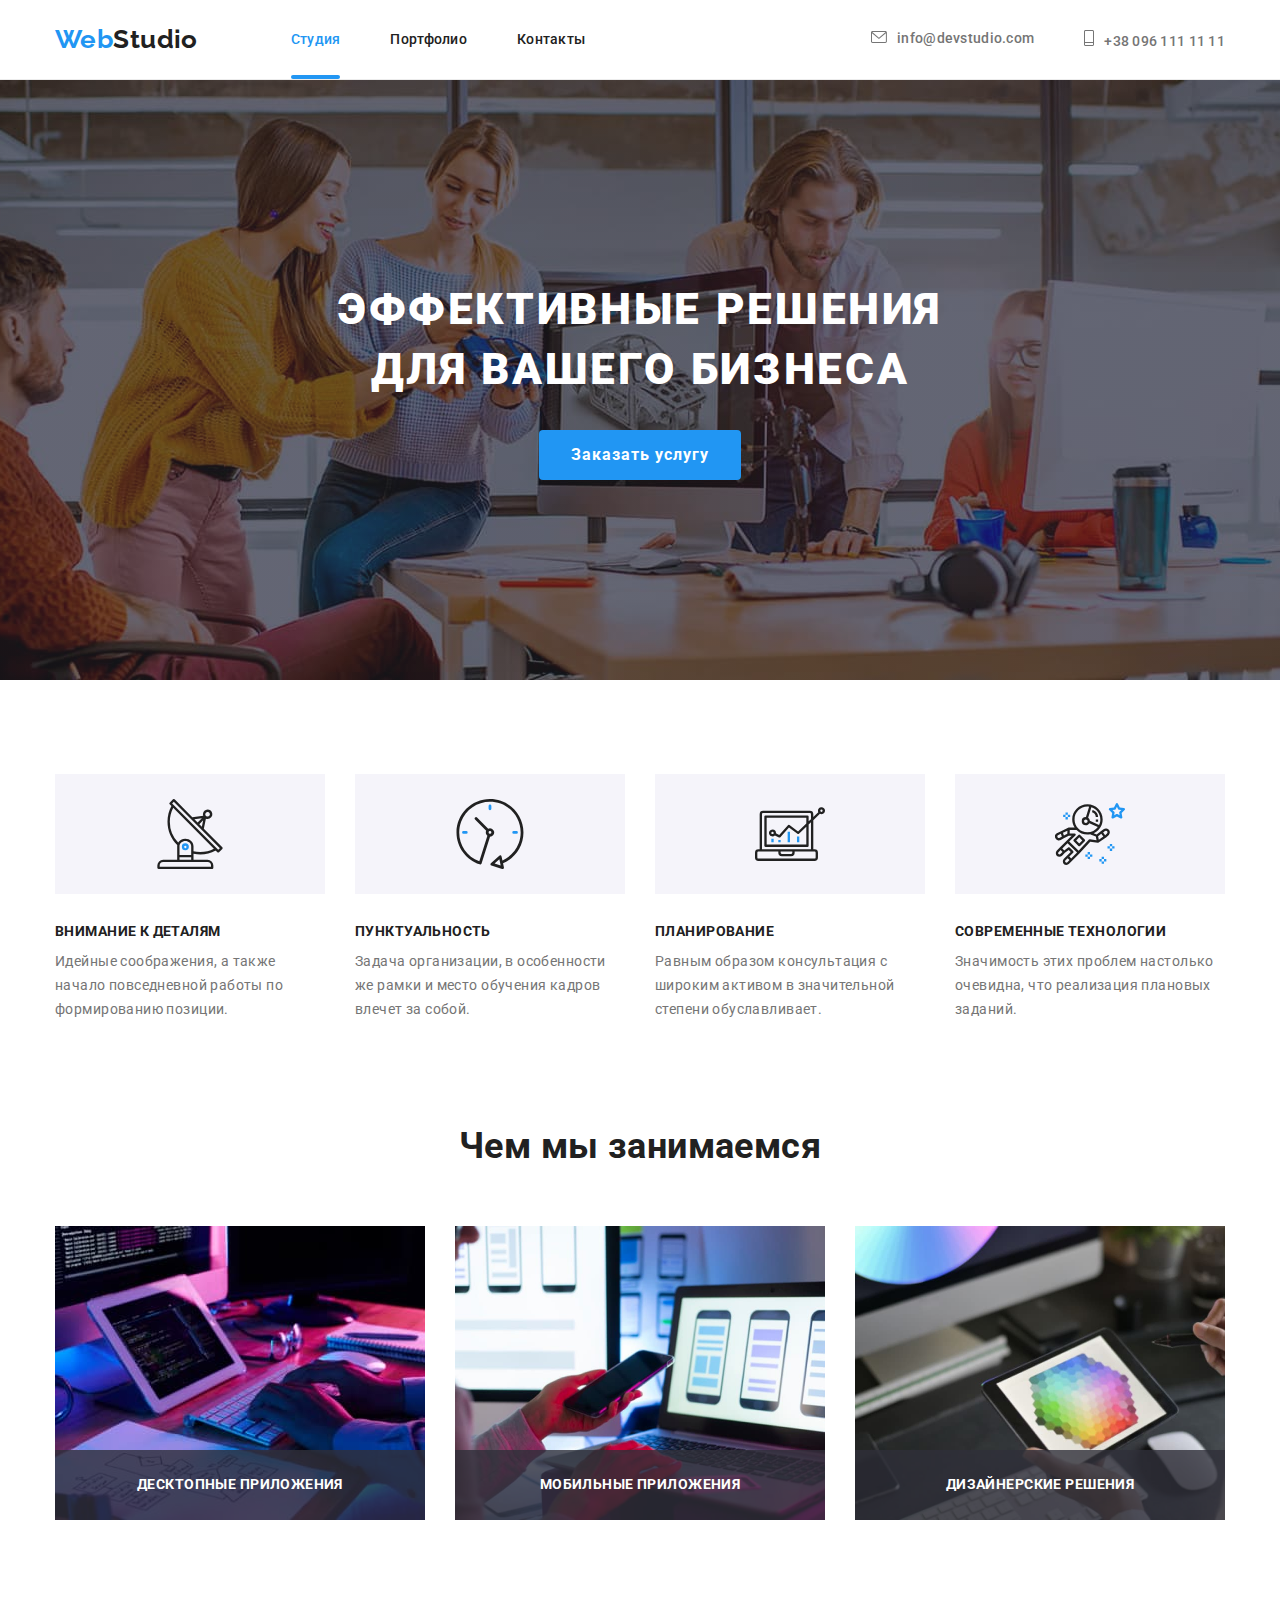
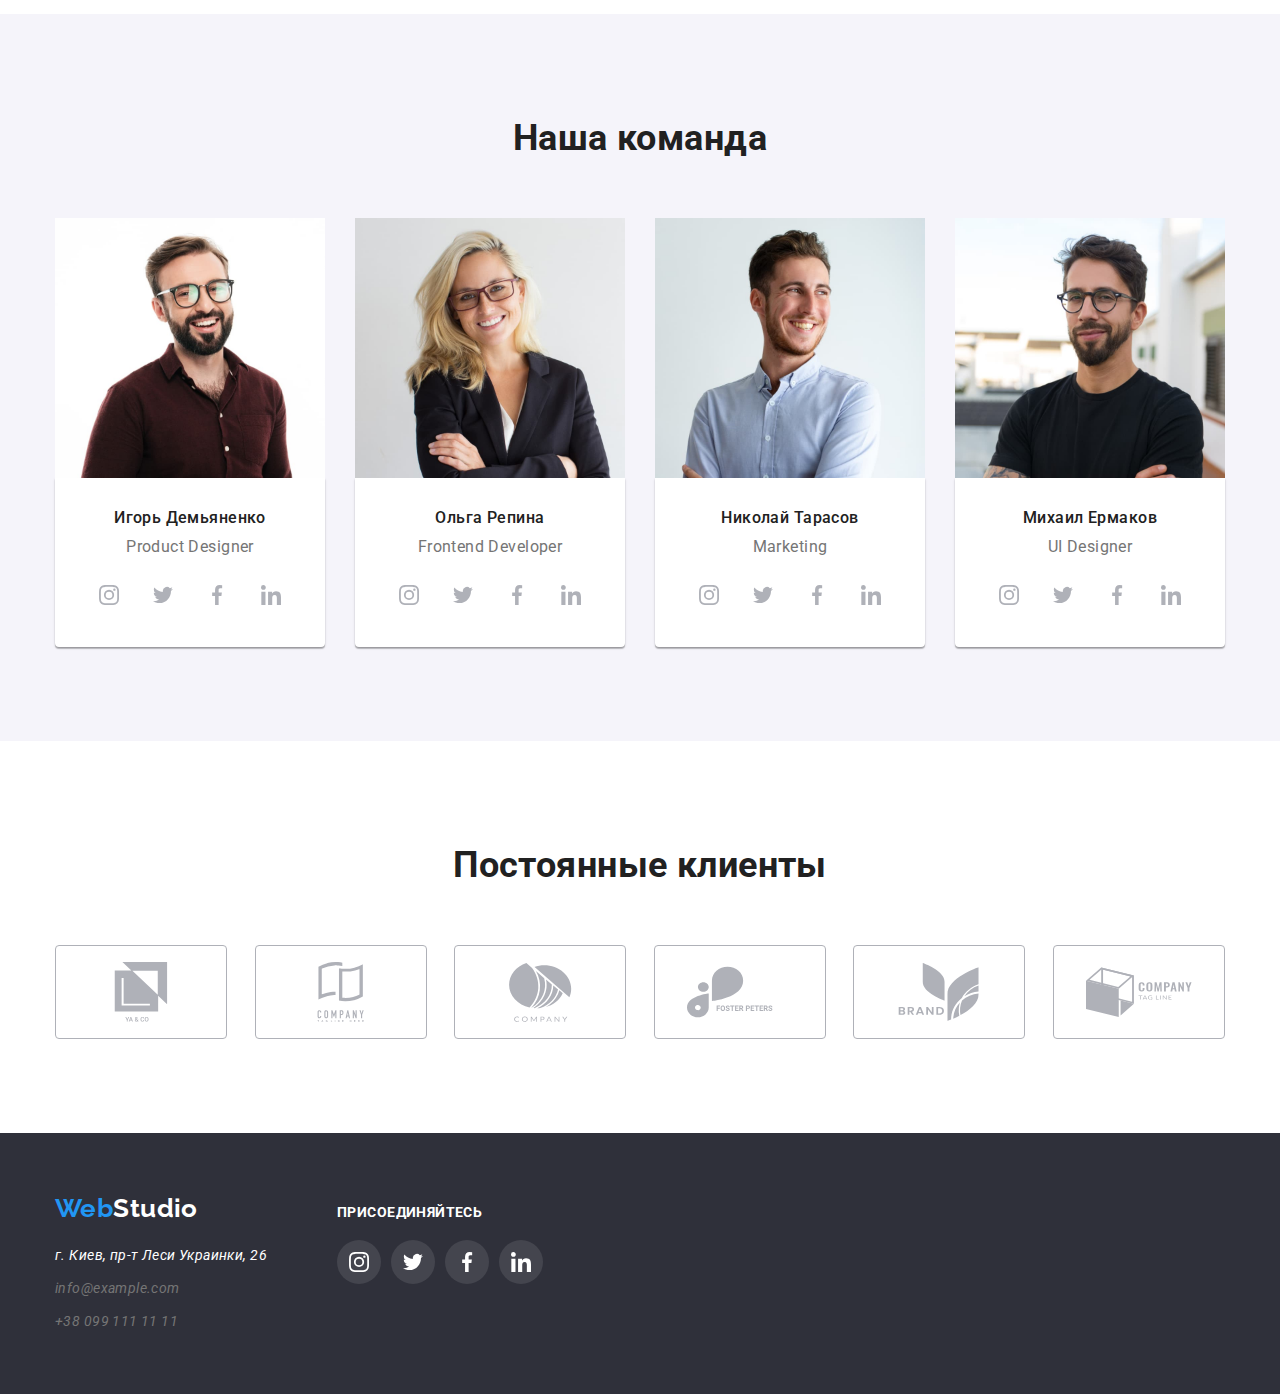
<file: index.html>
<!DOCTYPE html>
<html lang="en">

<head>
    <meta charset="UTF-8">
    <meta http-equiv="X-UA-Compatible" content="IE=edge">
    <meta name="viewport" content="width=device-width, initial-scale=1.0">
    <title>Document</title>
    <link rel="preconnect" href="https://fonts.googleapis.com">
    <link rel="preconnect" href="https://fonts.gstatic.com" crossorigin>
    <link href="https://fonts.googleapis.com/css2?family=Raleway:wght@700&family=Roboto:wght@400;500;700;900&display=swap"
        rel="stylesheet">
    <link rel="stylesheet" href="https://cdnjs.cloudflare.com/ajax/libs/modern-normalize/1.0.0/modern-normalize.min.css" />
    <link rel="stylesheet" href="./css/styles.css" />
</head>

<body>
    <!-- Заголовок сайта -->
    <header class="header">
    <div class="container page-header"> 
        <!-- Логотип посилання-->
        <a href="index.html" class="logo"> <span class="logo-blue">Web</span>Studio </a>
        <!--Навігація по сайту-->
        <!-- current підсвічує активну сторінку -->
        <nav>
            <ul class="site-nav">
                <li class="item"><a href="./index.html" class="link current">Студия</a></li>
                <li class="item"><a href="./portfolio.html" class="link">Портфолио</a></li>
                <li class="item"><a href="" class="link">Контакты</a></li>
            </ul>
        </nav>
                <!-- Контактна інформація-->
        <ul class="header-contact">
            <li class="item"><a href="mailto:info@devstudio.com" class="header-contact-link">
                <svg class="icon-envelope"><use href="./images/symbol-defs-opt.svg#icon-envelope"></use></svg>info@devstudio.com</a></li>
            <li class="item"><a href="tel:+380961111111" class="header-contact-link">
                <svg class="icon-phone">
                <use href="./images/symbol-defs-opt.svg#icon-phone"></use>
            </svg>+38 096 111 11 11</a></li>
        </ul>
        
    </div>
    </header>
        
    <main>
        <!--HERO-->
        <section class="section-hero">
            <div class="container">
            <h1 class="hero-title">Эффективные решения<br> для вашего бизнеса</h1>    
            <button type="button" class="pointer service" data-modal-open>Заказать услугу</button>          
        </div>
        </section>
        <!-- Друга секція Наші якості (заголовок треба буде заховати)-->
        <section class="section no-padding">
            <div class="container">
            <h2 class="visually-hidden">Наши качества</h2>
            <ul class=" qualities">
            <li class="list-item"><div class="no-hover"><svg class="icon-antenna"><use href="./images/symbol-defs-opt.svg#icon-antenna"></use></svg></div><h3 class="quality-item">Внимание к деталям</h3>
            <p class="quality-text">Идейные соображения, а также начало повседневной работы по формированию позиции.</p></li>
            <li class="list-item"><div class="no-hover"><svg class="icon-clock">
                    <use href="./images/symbol-defs-opt.svg#icon-clock"></use>
                </svg></div><h3 class="quality-item">Пунктуальность</h3>
            <p class="quality-text">Задача организации, в особенности же рамки и место обучения кадров влечет за собой.</p></li>
            <Li class="list-item"><div class="no-hover"><svg class="icon-diagram">
                    <use href="./images/symbol-defs-opt.svg#icon-diagram"></use>
                </svg></div><h3 class="quality-item">Планирование</h3>
            <p class="quality-text">Равным образом консультация с широким активом в значительной степени обуславливает.</p></Li>
            <li class="list-item"><div class="no-hover"><svg class="icon-astronaut">
                    <use href="./images/symbol-defs-opt.svg#icon-astronaut"></use>
                </svg></div><h3 class="quality-item">Современные технологии</h3>
            <p class="quality-text">Значимость этих проблем настолько очевидна, что реализация плановых заданий.</p></li>
            </ul>
            </div>
        </section>
        <!-- Третя секція Чим ми займаємось-->
        <section class="section activities">
            <div class="container">
            <h2 class="activities-title">Чем мы занимаемся</h2>
            <ul class="busyness">
                <li class="busyness-item"><div class="box">
                    <img src="./images/image1.jpg" alt="printing hands" width="370" height="294" />
                    <div class="overlay"><p class="overlay-text">Десктопные приложения</p></div>
                    </div>
                </li>
                <li class="busyness-item"><div class="box">
                    <img src="./images/image2.jpg" alt="phone in hands" width="370" height="294" /><div class="overlay">
                        <p class="overlay-text">Мобильные приложения</p>
                    </div>
                    </div>
                </li>
                <li class="busyness-item"><div class="box">
                    <img src="./images/image3.jpg" alt="tablet in a hand" width="370" height="294" /><div class="overlay">
                        <p class="overlay-text">Дизайнерские решения</p>
                    </div>
                    </div>
                </li>
            </ul>
            </div>
        </section>
        <!-- Четверта секція Наша команда-->
        <section class="section team">
            <div class="container">
            <h2 class="section-title">Наша команда</h2>
            <ul class="people">
            <li class="member"><img src="./images/image4.jpg" alt="igor-demyanenko" width="270" height="260" />
            <div class="name"><h3 class="team-item">Игорь Демьяненко</h3>
            <p class="profession">Product Designer</p>
                <ul class="socialnets">
                    <li class="net-item"><a href="#" class="members-social-link"><svg class="members-icon-instagram">
                            <use href="./images/symbol-defs-opt.svg#icon-instagram""></use></svg></a></li>
                    <li class="net-item"><a href="#" class="members-social-link"><svg class="members-icon-twitter">
                            <use href="./images/symbol-defs-opt.svg#icon-twitter""></use></svg></a></li>
                    <li class="net-item"><a href="#" class="members-social-link"><svg class="members-icon-facebook">
                            <use href="./images/symbol-defs-opt.svg#icon-facebook"></use></svg></a></li>
                    <li class="net-item"><a href="#" class="members-social-link"><svg class="members-icon-linkedin">
                            <use href="./images/symbol-defs-opt.svg#icon-linkedin"></use></svg></a></li>
                </ul> 
            </div></li>

            <li class="member"><img src="./images/image5.jpg" alt="olga-repina" width="270" height="260" />
            <div class="name"><h3 class="team-item">Ольга Репина</h3>
            <p class="profession">Frontend Developer</p><ul class="socialnets">
                <li class="net-item"><a href="#" class="members-social-link"><svg class="members-icon-instagram">
                            <use href="./images/symbol-defs-opt.svg#icon-instagram""></use></svg></a></li>
                                <li class=" net-item"><a href="#" class="members-social-link"><svg class="members-icon-twitter">
                                        <use href="./images/symbol-defs-opt.svg#icon-twitter""></use></svg></a></li>
                                <li class=" net-item"><a href="#" class="members-social-link"><svg class="members-icon-facebook">
                                                    <use href="./images/symbol-defs-opt.svg#icon-facebook"></use>
                                                </svg></a></li>
                <li class="net-item"><a href="#" class="members-social-link"><svg class="members-icon-linkedin">
                            <use href="./images/symbol-defs-opt.svg#icon-linkedin"></use>
                        </svg></a></li>
            </ul></div></li>

            <li class="member"><img src="./images/image6.jpg" alt="nikolay-tarasov" width="270" height="260" />
            <div class="name"><h3 class="team-item">Николай Тарасов</h3>
            <p class="profession">Marketing</p><ul class="socialnets">
                <li class="net-item"><a href="#" class="members-social-link"><svg class="members-icon-instagram">
                            <use href="./images/symbol-defs-opt.svg#icon-instagram""></use></svg></a></li>
                                <li class=" net-item"><a href="#" class="members-social-link"><svg class="members-icon-twitter">
                                        <use href="./images/symbol-defs-opt.svg#icon-twitter""></use></svg></a></li>
                                <li class=" net-item"><a href="#" class="members-social-link"><svg class="members-icon-facebook">
                                                    <use href="./images/symbol-defs-opt.svg#icon-facebook"></use>
                                                </svg></a></li>
                <li class="net-item"><a href="#" class="members-social-link"><svg class="members-icon-linkedin">
                            <use href="./images/symbol-defs-opt.svg#icon-linkedin"></use>
                        </svg></a></li>
            </ul></div></li>

            <li><img src="./images/image7.jpg" alt="nikolay-tarasov" width="270" height="260" />
            <div class="name"><h3 class="team-item">Михаил Ермаков</h3>
            <p class="profession">UI Designer</p><ul class="socialnets">
                <li class="net-item"><a href="#" class="members-social-link"><svg class="members-icon-instagram">
                            <use href="./images/symbol-defs-opt.svg#icon-instagram""></use></svg></a></li>
                                <li class=" net-item"><a href="#" class="members-social-link"><svg class="members-icon-twitter">
                                        <use href="./images/symbol-defs-opt.svg#icon-twitter""></use></svg></a></li>
                                <li class=" net-item"><a href="#" class="members-social-link"><svg class="members-icon-facebook">
                                                    <use href="./images/symbol-defs-opt.svg#icon-facebook"></use>
                                                </svg></a></li>
                <li class="net-item"><a href="#" class="members-social-link"><svg class="members-icon-linkedin">
                            <use href="./images/symbol-defs-opt.svg#icon-linkedin"></use>
                        </svg></a></li>
            </ul></div></li>
            </ul>
            </div>
        </section>
        <!-- П’ята секція Постійні клієнти -->
        <section class="section clients">
            <div class="container">
                <h2 class="clients-title">Постоянные клиенты</h2>
                <ul class="companies">
                    <li class="companies-item"><a href="#" class="company-link">
                        <svg class="icon icon-group">
                        <use href="./images/symbol-defs-opt.svg#icon-group"></use>
                    </svg></a>
                    </li>
                    <li class="companies-item"><a href="#" class="company-link">
                        <svg class="icon icon-group2">
                                <use href="./images/symbol-defs-opt.svg#icon-group2"></use>
                            </svg></a>
                    </li>
                    <li class="companies-item"><a href="#" class="company-link">
                        <svg class="icon icon-group3">
                                <use href="./images/symbol-defs-opt.svg#icon-group3"></use>
                            </svg></a>
                    </li>
                    <li class="companies-item"><a href="#" class="company-link">
                        <svg class=" icon icon-group4">
                                <use href="./images/symbol-defs-opt.svg#icon-group4"></use>
                            </svg></a>
                    </li>
                    <li class="companies-item"><a href="#" class="company-link">
                        <svg class="icon icon-group5">
                                <use href="./images/symbol-defs-opt.svg#icon-group5"></use>
                            </svg></a>
                    </li>
                    <li class="companies-item"><a href="#" class="company-link">
                        <svg class=" icon icon-group6">
                                <use href="./images/symbol-defs-opt.svg#icon-group6"></use>
                            </svg></a>
                    </li>
                </ul>
            </div>
        </section>
    </main>
    
    <footer class="footer">
        <div class="container flexible">
            <!-- Логотип посилання-->  
            <div class="logo-container">
            <a href="index.html" class="logo footer-logo"> <span class="logo-blue">Web</span><span
                    class="logo-white">Studio</span></a>
            <!-- Контактна інформація-->
            <address>
                <ul class="address">
                    <li class="item address-item">г. Киев, пр-т Леси Украинки, 26</li>
                    <li class="item"><a href="mailto:info@example.com" class="footer-contact-link">info@example.com</a></li>
                    <li class="item"><a href="tel:+380991111111" class="footer-contact-link">+38 099 111 11 11</a></li>
                </ul>
            </address>
            </div>
            <div class="join">
                <h4 class="slogan">Присоединяйтесь</h4>
                <ul class="socials">
                    <li class="social-item"><a href="#" class="social-link"><svg class="icon-instagram">
                                <use href="./images/symbol-defs-opt.svg#icon-instagram""></use></svg></a></li>
                    <li class="social-item"><a href="#" class="social-link"><svg class="icon-twitter">
                                <use href="./images/symbol-defs-opt.svg#icon-twitter""></use></svg></a></li>
                    <li class="social-item"><a href="#" class="social-link"><svg class="icon-facebook">
                                <use href="./images/symbol-defs-opt.svg#icon-facebook""></use></svg></a></li>
                    <li class="social-item"><a href="#" class="social-link"><svg class="icon-linkedin">
                                <use href="./images/symbol-defs-opt.svg#icon-linkedin""></use></svg></a></li>
                </ul>
            </div>
        </div>
    </footer>
    <!-- Модальне вікно -->
    <div class="backdrop is-hidden" data-modal>
        <div class="modal">
            <button type="button" class="button-close-modal" data-modal-close><svg class="icon-close">
                    <use href="./images/symbol-defs-opt.svg#icon-close"></use>
                </svg></button>
        </div>
    </div>
<script src="./js/modal.js"></script>
</body>

</html>
</file>
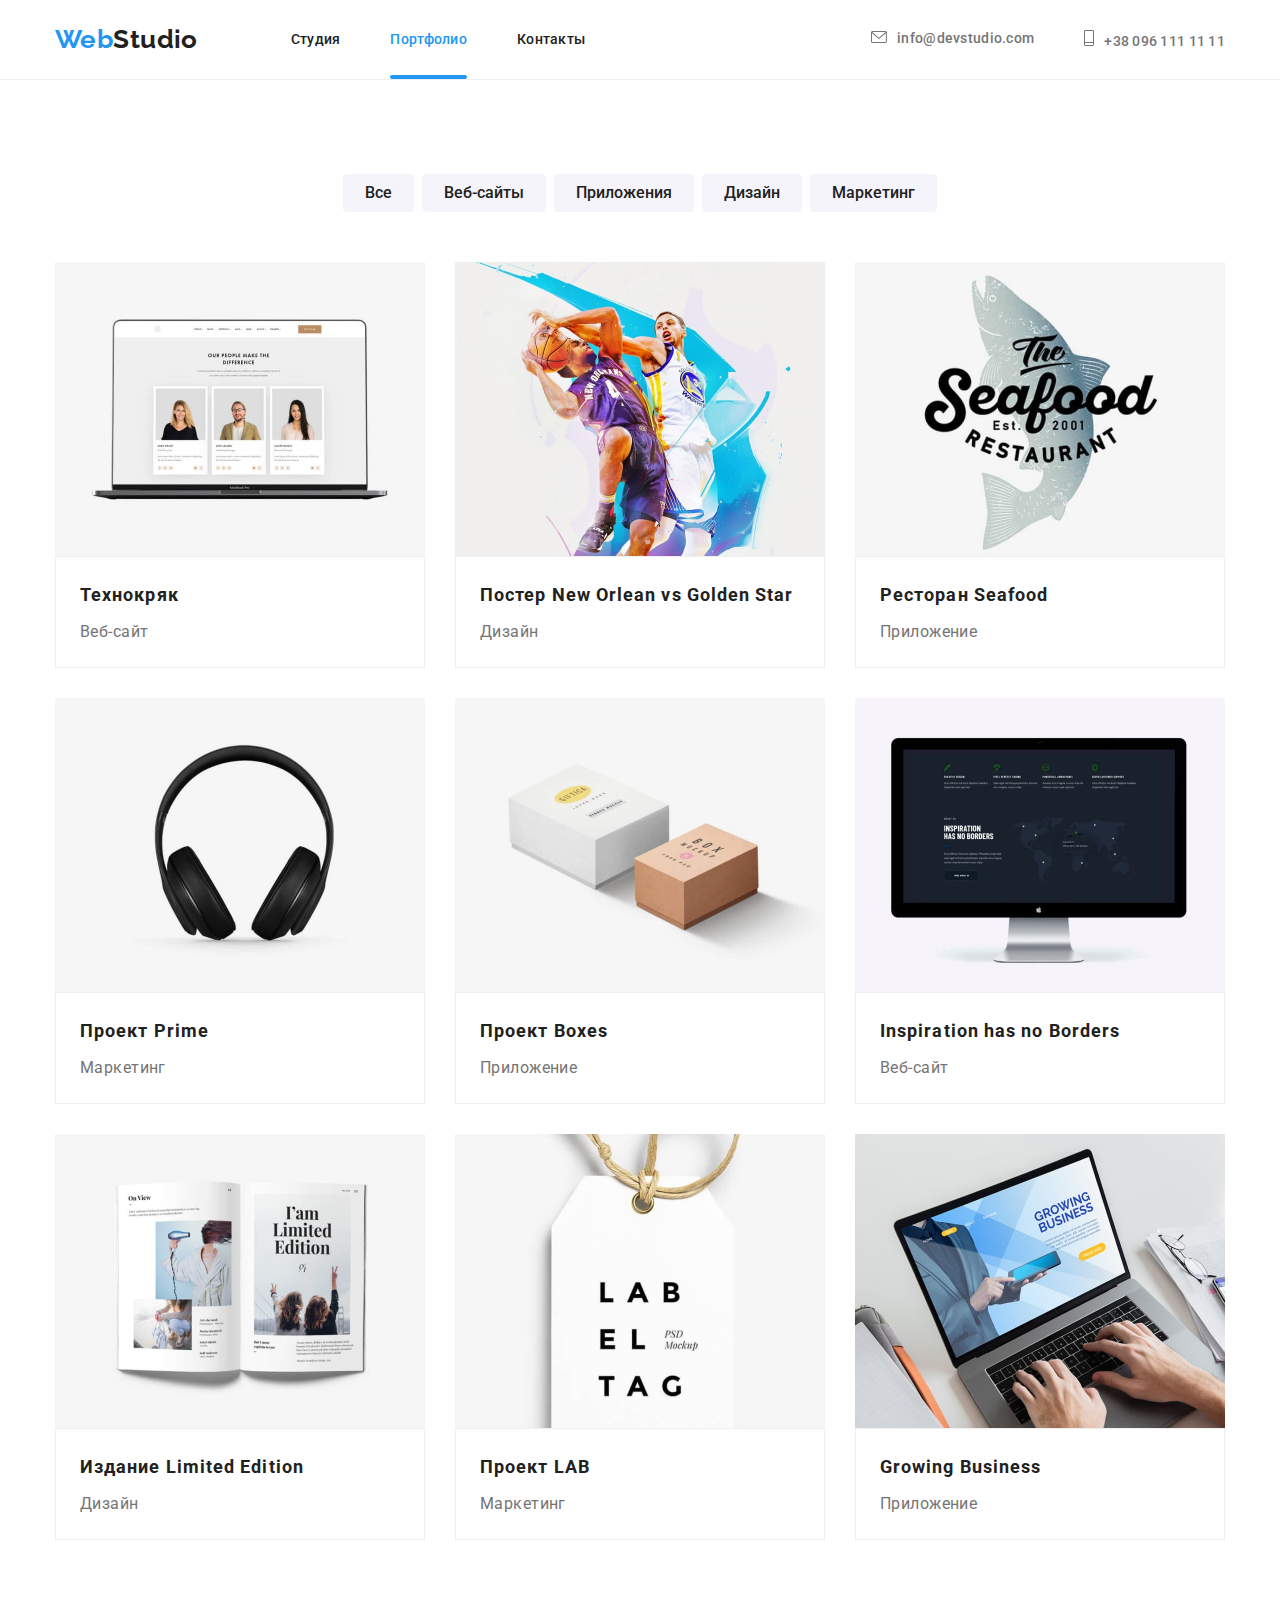
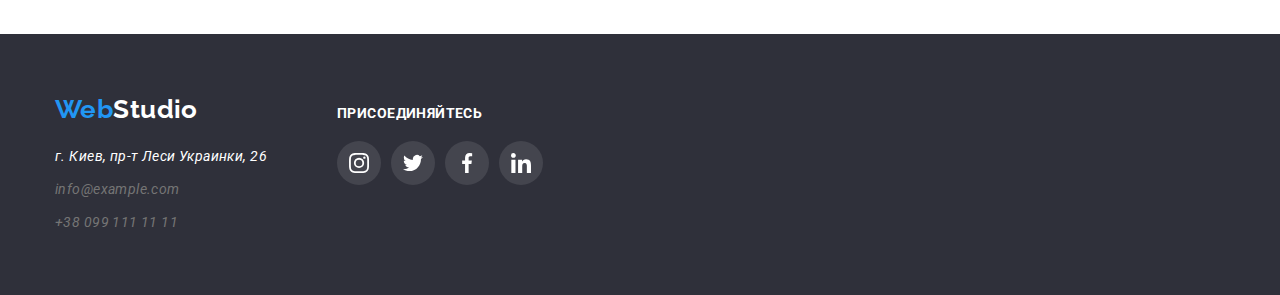
<file: portfolio.html>
<!DOCTYPE html>
<html lang="en">

<head>
    <meta charset="UTF-8">
    <meta http-equiv="X-UA-Compatible" content="IE=edge">
    <meta name="viewport" content="width=device-width, initial-scale=1.0">
    <title>Portfolio</title>
    <link rel="preconnect" href="https://fonts.googleapis.com">
    <link rel="preconnect" href="https://fonts.gstatic.com" crossorigin>
    <link href="https://fonts.googleapis.com/css2?family=Raleway:wght@700&family=Roboto:wght@400;500;700;900&display=swap"
        rel="stylesheet">
    <link rel="stylesheet" href="https://cdnjs.cloudflare.com/ajax/libs/modern-normalize/1.0.0/modern-normalize.min.css" />
    <link rel="stylesheet" href="./css/styles.css" />
</head>

<body>
    <!-- Заголовок сайта -->
    <header class="header">
        <div class="container page-header">
            <!-- Логотип посилання-->
            <a href="index.html" class="logo"> <span class="logo-blue">Web</span>Studio </a>
            <!--Навігація по сайту-->
            <!-- current підсвічує активну сторінку -->
            <nav>
                <ul class="site-nav">
                    <li class="item"><a href="./index.html" class="link">Студия</a></li>
                    <li class="item"><a href="./portfolio.html" class="link current">Портфолио</a></li>
                    <li class="item"><a href="" class="link">Контакты</a></li>
                </ul>
            </nav>
            <!-- Контактна інформація-->
            <ul class="header-contact">
                <li class="item"><a href="mailto:info@devstudio.com" class="header-contact-link"> <svg
                            class="icon-envelope">
                            <use href="./images/symbol-defs-opt.svg#icon-envelope"></use>
                        </svg>info@devstudio.com</a></li>
                <li class="item"><a href="tel:+380961111111" class="header-contact-link"> <svg class="icon-phone">
                            <use href="./images/symbol-defs-opt.svg#icon-phone"></use>
                        </svg>+38 096 111 11 11</a></li>
            </ul>
    
        </div>
    </header>
    <main>
        <section class="section">
            <div class="container">
            <h1 class="visually-hidden">Портфолиo работ</h1>
            <!--Фільтр кнопок-->
            <ul class="portfolio">
                <li class="choise"><button type="button" class="pointer primary-button">Все</button></li>
                <li class="choise"><button type="button" class="pointer primary-button">Веб-сайты</button></li>
                <li class="choise"><button type="button" class="pointer primary-button">Приложения</button></li>
                <li class="choise"><button type="button" class="pointer primary-button">Дизайн</button></li>
                <li class="choise"><button type="button" class="pointer primary-button">Маркетинг</button></li>
            </ul>
            
            <!--Список робіт-->
            <ul class="work">
                <li class="example-item">
                    <a href="" class="portfolio-link">
                        <div class="img-thumb">
                    <img src="./images/image8.jpg" alt="ourpeople" width="370" height="294">
                    <div class="work-overlay"><p class="technokryak">Технокряк это современная площадка распространения коронавируса. Компании используют эту платформу для цифрового 
                    шпионажа и атак на защищённые сервера конкурентов.</p></div> 
                        </div>
                    <div class="part"><h2 class="work-title">Технокряк</h2>
                    <p class="work-item">Веб-сайт</p></div></a>
                </li>
                <li class="example-item">
                    <a href="" class="portfolio-link">
                        <div class="img-thumb">
                    <img src="./images/image9.jpg" alt="bascketballplayers" width="370" height="294">
                    <div class="work-overlay">
                        <p class="technokryak">Технокряк это современная площадка распространения коронавируса. Компании используют эту
                            платформу для цифрового
                            шпионажа и атак на защищённые сервера конкурентов.</p>
                    </div>
                    </div>
                    <div class="part"><h2 class="work-title">Постер New Orlean vs Golden Star</h2>
                    <p class="work-item">Дизайн</p></div></a>
                </li>
                <li class="example-item"><a href="" class="portfolio-link">
                    <div class="img-thumb">
                    <img src="./images/image10.jpg" alt="fish" width="370" height="294">
                    <div class="work-overlay">
                        <p class="technokryak">Технокряк это современная площадка распространения коронавируса. Компании используют эту
                            платформу для цифрового
                            шпионажа и атак на защищённые сервера конкурентов.</p>
                    </div>
                    </div>
                    <div class="part"><h2 class="work-title">Ресторан Seafood</h2>
                    <p class="work-item">Приложение</p></div></a>
                </li>
                <li class="example-item"><a href="" class="portfolio-link">
                    <div class="img-thumb">
                    <img src="./images/image11.jpg" alt="hearphones" width="370" height="294">
                    <div class="work-overlay">
                        <p class="technokryak">Технокряк это современная площадка распространения коронавируса. Компании используют эту
                            платформу для цифрового
                            шпионажа и атак на защищённые сервера конкурентов.</p>
                    </div>
                    </div>
                    <div class="part"><h2 class="work-title">Проект Prime</h2>
                    <p class="work-item">Маркетинг</p></div></a>
                </li>
                <li class="example-item"><a href="" class="portfolio-link">
                    <div class="img-thumb">
                    <img src="./images/image12.jpg" alt="twoboxes" width="370" height="294">
                    <div class="work-overlay">
                        <p class="technokryak">Технокряк это современная площадка распространения коронавируса. Компании используют эту
                            платформу для цифрового
                            шпионажа и атак на защищённые сервера конкурентов.</p>
                    </div>
                    </div>
                    <div class="part"><h2 class="work-title">Проект Boxes</h2>
                    <p class="work-item">Приложение</p></div></a>
                </li>
                <li class="example-item"><a href="" class="portfolio-link">
                    <div class="img-thumb">
                    <img src="./images/image13.jpg" alt="desktop" width="370" height="294">
                    <div class="work-overlay">
                        <p class="technokryak">Технокряк это современная площадка распространения коронавируса. Компании используют эту
                            платформу для цифрового
                            шпионажа и атак на защищённые сервера конкурентов.</p>
                    </div>
                    </div>
                    <div class="part"><h2 class="work-title">Inspiration has no Borders</h2>
                    <p class="work-item">Веб-сайт</p></div></a>
                </li>
                <li class="example-item"><a href="" class="portfolio-link">
                    <div class="img-thumb">
                    <img src="./images/image14.jpg" alt="book" width="370" height="294">
                    <div class="work-overlay">
                        <p class="technokryak">Технокряк это современная площадка распространения коронавируса. Компании используют эту
                            платформу для цифрового
                            шпионажа и атак на защищённые сервера конкурентов.</p>
                    </div>
                    </div>
                    <div class="part"><h2 class="work-title">Издание Limited Edition</h2>
                    <p class="work-item">Дизайн</p></div></a>
                </li>
                <li class="example-item"><a href="" class="portfolio-link">
                    <div class="img-thumb">
                    <img src="./images/image15.jpg" alt="sticker" width="370" height="294">
                    <div class="work-overlay">
                        <p class="technokryak">Технокряк это современная площадка распространения коронавируса. Компании используют эту
                            платформу для цифрового
                            шпионажа и атак на защищённые сервера конкурентов.</p>
                    </div>
                    </div>
                    <div class="part"><h2 class="work-title">Проект LAB</h2>
                    <p class="work-item">Маркетинг</p></div></a>
                </li>
                <li class="example-item"><a href="" class="portfolio-link">
                    <div class="img-thumb">
                    <img src="./images/image16.jpg" alt="Typingman" width="370" height="294">
                    <div class="work-overlay">
                        <p class="technokryak">Технокряк это современная площадка распространения коронавируса. Компании используют эту
                            платформу для цифрового
                            шпионажа и атак на защищённые сервера конкурентов.</p>
                    </div>
                    </div>
                    <div class="part"><h2 class="work-title">Growing Business</h2>
                    <p class="work-item">Приложение</p></div></a>
                </li>
            </ul>
            </div>
        </section>

    </main>
    <footer class="footer">
        <div class="container flexible">
            <!-- Логотип посилання-->
            <div class="logo-container">
                <a href="index.html" class="logo footer-logo"> <span class="logo-blue">Web</span><span
                        class="logo-white">Studio</span></a>
                <!-- Контактна інформація-->
                <address>
                    <ul class="address">
                        <li class="item address-item">г. Киев, пр-т Леси Украинки, 26</li>
                        <li class="item"><a href="mailto:info@example.com" class="footer-contact-link">info@example.com</a>
                        </li>
                        <li class="item"><a href="tel:+380991111111" class="footer-contact-link">+38 099 111 11 11</a></li>
                    </ul>
                </address>
            </div>
            <div class="join">
                <h4 class="slogan">Присоединяйтесь</h4>
                <ul class="socials">
                    <li class="social-item"><a href="#" class="social-link"><svg class="icon-instagram">
                                <use href="./images/symbol-defs-opt.svg#icon-instagram""></use></svg></a></li>
                        <li class=" social-item"><a href="#" class="social-link"><svg class="icon-twitter">
                                            <use href="./images/symbol-defs-opt.svg#icon-twitter""></use></svg></a></li>
                        <li class=" social-item"><a href="#" class="social-link"><svg class="icon-facebook">
                                                        <use href="./images/symbol-defs-opt.svg#icon-facebook""></use></svg></a></li>
                        <li class=" social-item"><a href="#" class="social-link"><svg class="icon-linkedin">
                                                                    <use href="./images/symbol-defs-opt.svg#icon-linkedin""></use></svg></a></li>
                    </ul>
                </div>
            </div>
        </footer>
</body>

</html>
</file>
<file: css/styles.css>
:root {
  --primary-text-color: #757575;
  --title-color: #212121;
  --text-white: #ffffff;
  --primary-bgc: #ffffff;
  --secondary-bgc: #f5f4fa;
  --footer-bcg: #2f303a;
  --accent-color: #2196f3;
}

/* колір основного тексту #757575  */
/* колір заголовків #212121 */
/* білий  #FFFFFF */
/* акцент #2196F3 */
/* колір фону #FFFFFF */
/* додатковий колір фону #F5F4FA */
/* фон футера #2f303a */
/* Roboto 400/500/700/900 головний шрифт */
/* Raleway 700 додатковий шрифт */

body {
  background-color: var(--primary-bgc);
  color: var(--primary-text-color);
  font-family: "Roboto", "Arial", sans-serif;
  letter-spacing: 0.03em;
  font-size: 14px;
}

/* Видаляємо крапки в списках */
ul {
  padding: 0;
  margin: 0;
  list-style: none;
}

/* Глобальний сброс */
h2,
h3,
h4,
p,
ul {
  margin-top: 0;
  margin-bottom: 0;
}

img {
  display: block;
  max-width: 100%;
  height: auto;
}

.link {
  text-decoration: none;
  color: var(--title-color);
}
/* Додатковий клас контейнер */
.container {
  width: 1200px;
  margin-left: auto;
  margin-right: auto;
  padding-left: 15px;
  padding-right: 15px;
}
/* outline: 2px solid #188ce8; */

/* Розбивка по секціям */
.section {
  padding-top: 94px;
  padding-bottom: 94px;
}
.no-padding {
  padding-bottom: 0;
}

/* Header */
.header {
  border-bottom-width: 1px;
  border-bottom-style: solid;
  border-bottom-color: #ececec;
}
.page-header {
  display: flex;
  align-items: center;
  justify-content: center;
}

/* Логотип */
.logo {
  margin-right: 93px;
  padding-top: 24px;
  padding-bottom: 24px;
  color: var(--title-color);
  text-decoration: none;
  font-family: "Raleway", sans-serif;
  font-weight: 700;
  font-size: 26px;
  line-height: 1.2;
}

.logo-blue {
  color: var(--accent-color);
}
.logo-white {
  color: var(--text-white);
}

/* Навігація по сайту */
.site-nav {
  display: flex;
  transition: color 250ms cubic-bezier(0.4, 0, 0.2, 1);
}

.link {
  padding-top: 32px;
  padding-bottom: 32px;
  transition: color 250ms cubic-bezier(0.4, 0, 0.2, 1);
}

.site-nav .item {
  color: var(--title-color);
  text-decoration: none;
  font-family: inherit;
  font-weight: 500;
  font-size: 14px;
  line-height: 1.14;
  letter-spacing: 0.02em;
}
.site-nav .item + .item {
  margin-left: 50px;
}
.site-nav .link:hover,
.site-nav .link:focus {
  color: var(--accent-color);
}
.site-nav .link.current {
  color: var(--accent-color);
}
.current{
  position: relative;
}

.current::after{
  position: absolute;
  content: "";
  display: block;
  left: 0;
  bottom: 0;
  width: 100%;
  height: 4px;

  border-radius: 2px;
  background-color: var(--accent-color);
}

/* Контакти */
.header-contact {
  display: flex;
  margin-left: auto;
  transition: color 250ms cubic-bezier(0.4, 0, 0.2, 1);
}
.header-contact-link {
  padding-top: 32px;
  padding-bottom: 32px;
  transition: color 250ms cubic-bezier(0.4, 0, 0.2, 1);
}

.header-contact .item + .item {
  margin-left: 50px;
}

.header-contact .header-contact-link {
  color: var(--primary-text-color);
  text-decoration: none;
  font-family: inherit;
  font-weight: 500;
  font-size: 14px;
  line-height: 1.14;
  letter-spacing: 0.02em;
}
.header-contact .header-contact-link:hover,
.header-contact .header-contact-link:focus {
  color: var(--accent-color);
}

.icon-envelope {
  display: inline-block;
  content: "";
  padding: 0;
  margin-right: 10px;
  width: 16px;
  height: 12px;
  background-size: contain;
  fill: var(--primary-text-color);
  transition: fill 250ms cubic-bezier(0.4, 0, 0.2, 1);
}
.header-contact .header-contact-link:hover .icon-envelope,
.header-contact .header-contact-link:focus .icon-envelope{
  fill: var(--accent-color);
}


.icon-phone {
  display: inline-block;
  content: "";
  padding: 0;
  margin-right: 10px;
  width: 10px;
  height: 16px;
  background-size: contain;
  fill: var(--primary-text-color);
  transition: fill 250ms cubic-bezier(0.4, 0, 0.2, 1);
}

.header-contact .header-contact-link:hover .icon-phone,
.header-contact .header-contact-link:focus .icon-phone{
  fill: var(--accent-color);
}

/* Футер */
.footer {
  padding-top: 60px;
  padding-bottom: 60px;
  background: var(--footer-bcg);
}

.footer-logo {
  display: block;
  margin: 0 0 20px;
  padding: 0;
}

.address-item {
  color: var(--text-white);
  font-weight: 400;
  font-size: 14px;
  line-height: 1.71;
}

.footer-contact-link {
  display: block;
  margin-top: 9px;
  color: var(--primary-text-color);
  text-decoration: none;
  font-weight: 400;
  font-size: 14px;
  line-height: 1.71;
  transition: color 250ms cubic-bezier(0.4, 0, 0.2, 1);
}
.footer-contact-link:last-child {
  margin-bottom: 0px;
}

.footer-contact-link:hover,
.footer-contact-link:focus {
  color: var(--accent-color);
}

.slogan{
margin-bottom: 20px;
Font style: 700;
Font size: 14px;
Line height: 1.142;
text-transform: uppercase;
color: var(--text-white);
Letter spacing: 0.03em;
}

.socials{
  display: flex;
}

.social-link{
  display: flex;
  width: 44px;
  height: 44px;
  border-radius: 50%;
  background: rgba(255, 255, 255, 0.1);
  justify-content: center;
  align-items: center;
  transition: background 250ms cubic-bezier(0.4, 0, 0.2, 1);
}

.social-link:hover,
.social-link:focus{
  background:var(--accent-color)
}

.social-item:not(:last-child) {
  margin-right: 10px;
}

.icon-instagram,
.icon-twitter,
.icon-facebook,
.icon-linkedin{
  width: 20px;
  height: 20px;
  fill:var(--text-white);
}
.join{
  margin-left: 70px;
 }



.flexible{
  display: flex;
  justify-content:flex-start ;
  align-items:baseline;
}

/* Webstudio */
/* HERO */

.section-hero {
  padding-top: 200px;
  padding-bottom: 200px;
  height: 600px;
  max-width: 1600px;
  margin-left: auto;
  margin-right: auto;
  background: var(--footer-bcg);
  background-image: linear-gradient(
      rgba(47, 48, 58, 0.4),
      rgba(47, 48, 58, 0.4)
    ),
    url(../images/imageoverlay.jpg);
  background-size: cover;
  background-repeat: no-repeat;
  background-position: center;
  text-align: center;
}

.hero-title {
  margin-top: 0;
  margin-bottom: 30px;
  color: var(--text-white);
  font-weight: 900;
  font-size: 44px;
  line-height: 1.36;
  text-align: center;
  letter-spacing: 0.06em;
  text-transform: uppercase;
}

/* Кнопка */
.service {
  display: inline-block;
  padding: 10px 32px;
  color: var(--text-white);
  background: var(--accent-color);
  font-family: inherit;
  font-weight: 700;
  font-size: 16px;
  line-height: 1.87;
  letter-spacing: 0.06em;
  border-radius: 4px;
  border: transparent;
  text-align: center;
  transition: background 250ms cubic-bezier(0.4, 0, 0.2, 1);
}
.service:hover,
.service:focus {
  background: #188ce8;
}
  


/* МОДАЛЬНЕ ВІКНО */
 .backdrop{  
  position:fixed;
  top: 0; 
  left: 0;
  background: rgba(0, 0, 0, 0.1);
  width: 100%;
  height: 100%;
  opacity: 1;
  transition: opacity 250ms cubic-bezier(0.4, 0, 0.2, 1);
 } 

.backdrop.is-hidden{
  visibility:hidden;
  opacity: 0;
  pointer-events: none;  
}

.backdrop.is-hidden .modal{
  transform: translate(-50%, -50%) scale(0.9);
}

.modal{
position:absolute;
top:50%;
left:50%;
min-height:581px ;
min-width:528px ;
background-color: var(--primary-bgc);
transform: translate(-50%, -50%) scale(1.2); 
transition: transform 250ms cubic-bezier(0.4, 0, 0.2, 1);
}

.button-close-modal{
display: inline-block;
position:absolute;
top: 8px;
right:8px;
width:30px ;
height: 30px;
padding:6px;
border-radius: 50%;   
background: var(--primary-bgc);
border: 1px solid rgba(0, 0, 0, 0.1); 
text-align: center;
}

.icon-close{
  width: 18px;
  height: 18px;
  fill:#000000;
}

/* Якості  */

/* .hidden-title { 
  visibility: hidden;
}*/

.qualities {
  display: flex;
}
.quality-item {
  margin-top: 0;
  margin-bottom: 10px;
  color: var(--title-color);
  font-weight: 700;
  font-size: 14px;
  line-height: 1.14;
  text-transform: uppercase;
}
.list-item {
  margin-top: 0;
  margin-bottom: 0;
  margin-right: 30px;
  flex-basis: calc((100% - 120px) / 4);
}

.list-item:last-child {
  margin-right: 0;
}

.quality-text {
  margin-top: 10px;
  margin-bottom: 0;
  color: var(--primary-text-color);
  font-weight: 400;
  font-size: 14px;
  line-height: 1.71;
}

.no-hover {
  display: flex;
  padding: 25px 100px;
  margin-bottom: 30px;
  height: 120px;
  background: #f5f4fa;
  justify-content: center;
  align-items: center;
}

.icon-antenna,
.icon-clock,
.icon-diagram,
.icon-astronaut {
  width: 70px;
  height: 70px;
}

/* Зайняття */

.activities-title {
  margin-bottom: 50px;
  color: var(--title-color);
  font-weight: 700;
  font-size: 36px;
  line-height: 1.67;
  text-align: center;
}

.busyness {
  display: flex;
  
}
.busyness-item {
  flex-direction: row;
}
.busyness-item + .busyness-item {
  margin-left: 30px;
}

.box{ 
margin-left: auto;
margin-right: auto;
position: relative;
overflow: hidden;   
}

.overlay{  
position: absolute;
bottom: 0;
left: 0;
width: 100%;
height: 70px;
opacity: 1;
background-color:rgba(47, 48, 58, 0.8);
 } 



 .overlay-text{ 
padding: 27px 82px;
font-weight: 700;
font-size: 14px;
line-height: 1.14;
text-transform: uppercase;
text-align: center;
color: var(--text-white);
}


/* Команда */
.team {
  background-color: var(--secondary-bgc);
}
.section-title {
  margin-bottom: 50px;
  color: var(--title-color);
  font-weight: 700;
  font-size: 36px;
  line-height: 1.67;
  text-align: center;
}
.people {
  display: flex;
}
.member {
  margin-right: 30px;
}
.name {
  padding: 30px 0;
  background-color: #ffffff;
  text-align: center;
  border-radius: 0px 0px 4px 4px;
  box-shadow: 0px 1px 3px rgba(0, 0, 0, 0.12),
   0px 1px 1px rgba(0, 0, 0, 0.14),
    0px 2px 1px rgba(0, 0, 0, 0.2);
border-radius: 0px 0px 4px 4px;
}

.team-item {
  margin-bottom: 10px;
  color: var(--title-color);
  font-weight: 500;
  font-size: 16px;
  line-height: 1.2;
}
.profession {
  margin-top: 10px;
  margin-bottom: 16px;
  color: var(--primary-text-color);
  font-weight: 400;
  font-size: 16px;
  line-height: 1.2;
}
.socialnets{
  display: flex;
  justify-content: center;
  align-items: center;
  margin-left: 32px;
  margin-right: 32px;
  
}

.net-item:not(:last-child){
margin-right: 10px;
}

.members-social-link{
  display: inline-flex;
  justify-content: center;
  align-items: center;
  width: 44px;
  height: 44px;
  border-radius: 50%;
  background:#ffffff;
  transition: background 250ms cubic-bezier(0.4, 0, 0.2, 1);
}

.members-icon-instagram,
.members-icon-twitter,
.members-icon-facebook,
.members-icon-linkedin{
  width: 20px;
  height: 20px;
  fill:#AFB1B8;
  transition: fill 250ms cubic-bezier(0.4, 0, 0.2, 1);
}

.members-social-link:hover,
.members-social-link:focus {
  background: var(--accent-color);
}

.members-social-link:hover .members-icon-instagram,
.members-social-link:focus .members-icon-instagram{
  fill:#ffffff;
}
.members-social-link:hover .members-icon-twitter,
.members-social-link:focus .members-icon-twitter{
  fill:#ffffff;
}
.members-social-link:hover .members-icon-facebook,
.members-social-link:focus .members-icon-facebook{
  fill:#ffffff;
}
.members-social-link:hover .members-icon-linkedin,
.members-social-link:focus .members-icon-linkedin{
  fill:#ffffff;
}



/* Клієнти */
.clients-title{
  margin-bottom: 50px;
  color: var(--title-color);
  font-weight: 700;
  font-size: 36px;
  line-height: 1.67;
  text-align: center;
}
.companies{
  display: flex;
  justify-content: space-between;
  align-items: center;
}
.companies-item:not(:last-child){
  margin-right: 30;
}
.companies-item{
  flex-basis: calc((100% - 180px) / 6);
}

.icon{
  fill: #AFB1B8;
  width:106px ;
  height:60px ;
  transition: fill 250ms cubic-bezier(0.4, 0, 0.2, 1);
}
.company-link{
  display: inline-flex;
  justify-content: center;
  align-items: center;
  padding: 16px 32px;
  border: 1px solid #AFB1B8;
  border-radius: 4px;
  transition: border 250ms cubic-bezier(0.4, 0, 0.2, 1);
}

.company-link:hover .icon,
.company-link:focus .icon{
  fill:var(--accent-color);  
}
.company-link:hover,
.company-link:focus{
  border: 1px solid var(--accent-color)
}


/* Portfolio */

/* Фільтр кнопок */

.portfolio {
  display: flex;
  margin-bottom: 50px;
  justify-content: center;
}

.pointer {
  cursor: pointer;
}

.primary-button {
  display: inline-block;
  border: transparent;
  padding: 6px 22px;
  color: var(--title-color);
  background-color: var(--secondary-bgc);
  font-family: inherit;
  font-weight: 500;
  font-size: 16px;
  line-height: 1.62;
  text-align: center;
  border-radius: 4px;
  transition: color 250ms cubic-bezier(0.4, 0, 0.2, 1),
  background-color 250ms cubic-bezier(0.4, 0, 0.2, 1),
  box-shadow 250ms cubic-bezier(0.4, 0, 0.2, 1);
}

.primary-button:hover,
.primary-button:focus {
  color: var(--text-white);
  background-color: var(--accent-color);
  box-shadow: 0px 1px 3px rgba(0, 0, 0, 0.12), 
   0px 1px 1px rgba(0, 0, 0, 0.14), 
  0px 2px 1px rgba(0, 0, 0, 0.2); 
}

.choise:not(:last-child) {
  margin-right: 8px;
}

/* Список робіт */
.work-title {
  margin-bottom: 4px;
  color: var(--title-color);
  font-weight: 700;
  font-size: 18px;
  line-height: 2;
  letter-spacing: 0.06em;
}
.work-item {
  color: var(--primary-text-color);
  font-weight: 400;
  font-size: 16px;
  line-height: 1.87;
}
.portfolio-link {
  display: block;
  text-decoration: none;
}

.part {
  padding: 20px 24px;
  background-color: var(--primary-bgc);
  text-align: left;
  border: 1px solid #eeeeee;
}

.img-thumb{
  position: relative;
  overflow: hidden;  
}


.work-overlay{ 
  padding: 63px 24px;
  position: absolute; 
  top: 0;
  left: 0;
  background: rgba(33, 150, 243, 0.9);
  width:370px ;
  height: 100%;
  transform: translatey(100%);
  transition: transform 250ms cubic-bezier(0.4, 0, 0.2, 1);
}

.portfolio-link:hover .work-overlay {   
   transform: translatey(0);
}

.technokryak{
font-weight: 400;
font-size: 18px;
line-height: 1.55;
text-align: left;
color: var(--text-white);
}

/* Сітка */
.work {
  display: flex;
  flex-wrap: wrap;
}
.example-item {
  /* position: relative; */
  margin-right: 30px;
  margin-bottom: 30px;
}

.example-item:nth-child(3n) {
  margin-right: 0;
}
.example-item:nth-last-child(-n + 3) {
  margin-bottom: 0;
}
.portfolio-link{
transition: box-shadow 250ms cubic-bezier(0.4, 0, 0.2, 1);}

.portfolio-link:hover, 
.portfolio-link:focus {
box-shadow: 0px 1px 1px rgba(0, 0, 0, 0.12), 0px 4px 4px rgba(0, 0, 0, 0.06),
    1px 4px 6px rgba(0, 0, 0, 0.16);
}
  
.visually-hidden {
  position: absolute;
  clip: rect(0 0 0 0);
  width: 1px;
  height: 1px;
  margin: -1px;
}
</file>
